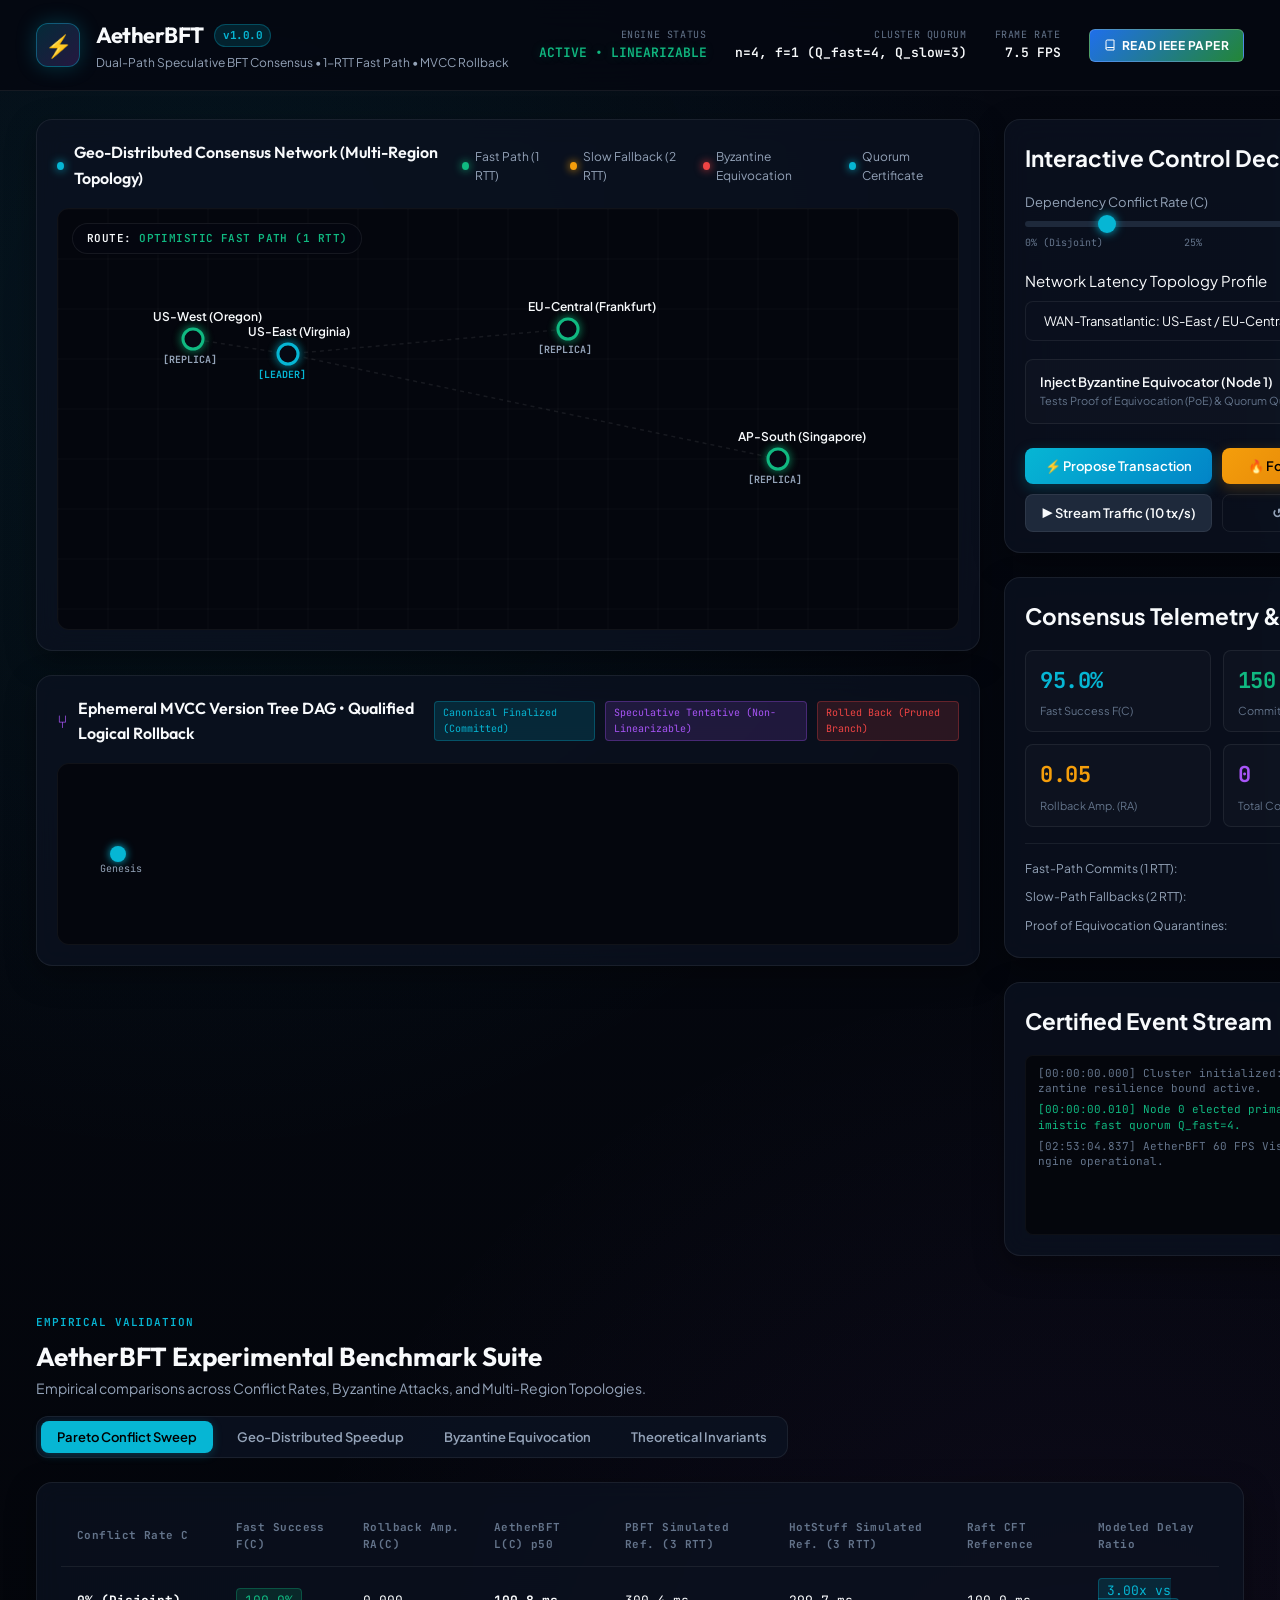
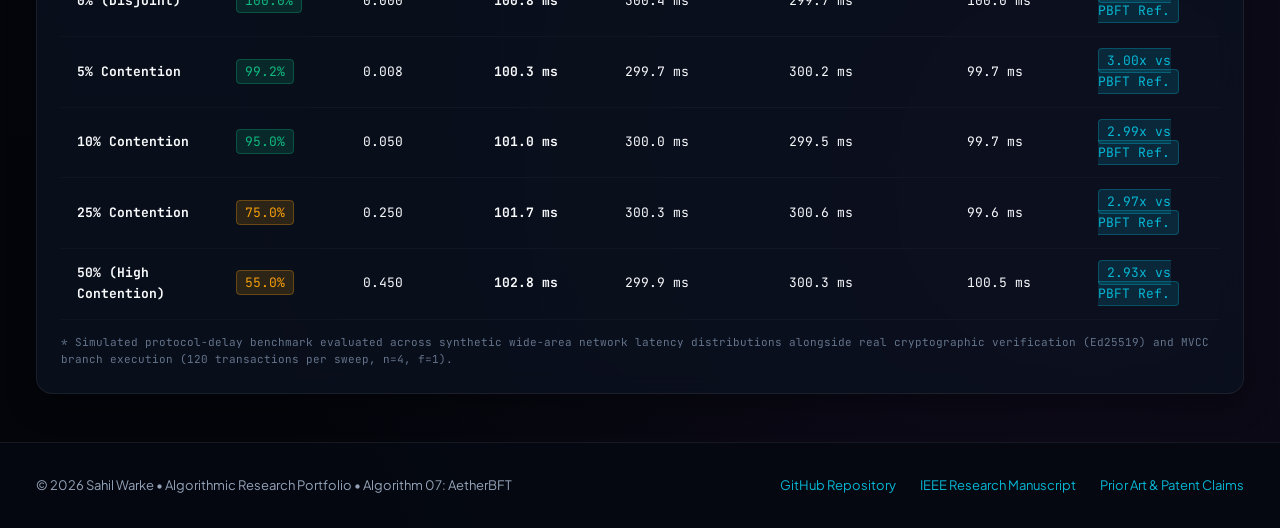
<file: index.html>
<!DOCTYPE html>
<html lang="en">
<head>
  <meta charset="UTF-8">
  <meta name="viewport" content="width=device-width, initial-scale=1.0">
  <title>AetherBFT: Dual-Path Byzantine Fault Tolerant Consensus Engine</title>
  <meta name="description" content="Interactive 60 FPS Simulation & Benchmarks for AetherBFT: Dual-Path Speculative Fast-Path with MVCC Logical Rollback.">
  <link rel="preconnect" href="https://fonts.googleapis.com">
  <link rel="preconnect" href="https://fonts.gstatic.com" crossorigin>
  <link href="https://fonts.googleapis.com/css2?family=JetBrains+Mono:wght@400;600;700&family=Outfit:wght@300;400;500;600;700;800&family=Plus+Jakarta+Sans:wght@400;500;600;700&display=swap" rel="stylesheet">
  <link rel="stylesheet" href="styles.css">
</head>
<body>
  <!-- Top Navigation & Global HUD -->
  <header class="navbar">
    <div class="nav-left">
      <div class="logo-shield">
        <span class="logo-glyph">⚡</span>
      </div>
      <div>
        <h1 class="logo-title">AetherBFT <span class="badge-tag">v1.0.0</span></h1>
        <p class="logo-subtitle">Dual-Path Speculative BFT Consensus &bull; 1-RTT Fast Path &bull; MVCC Rollback</p>
      </div>
    </div>
    <div class="nav-right">
      <div class="hud-stat">
        <span class="hud-label">ENGINE STATUS</span>
        <span class="hud-value status-active" id="hud-status">ACTIVE &bull; LINEARIZABLE</span>
      </div>
      <div class="hud-stat">
        <span class="hud-label">CLUSTER QUORUM</span>
        <span class="hud-value" id="hud-quorum">n=4, f=1 (Q_fast=4, Q_slow=3)</span>
      </div>
      <div class="hud-stat">
        <span class="hud-label">FRAME RATE</span>
        <span class="hud-value" id="hud-fps">60.0 FPS</span>
      </div>
      <a href="paper/" target="_blank" class="nav-paper-btn" style="display:inline-flex; align-items:center; gap:6px; background:linear-gradient(135deg, #1f6feb, #238636); color:#fff; padding:6px 14px; border-radius:6px; font-size:12px; font-weight:700; text-decoration:none; text-transform:uppercase; letter-spacing:0.5px; border:1px solid rgba(255,255,255,0.2); transition:all 0.2s ease;">
        <svg width="12" height="12" viewBox="0 0 24 24" fill="none" stroke="currentColor" stroke-width="2"><path d="M4 19.5A2.5 2.5 0 0 1 6.5 17H20"></path><path d="M6.5 2H20v20H6.5A2.5 2.5 0 0 1 4 19.5v-15A2.5 2.5 0 0 1 6.5 2z"></path></svg>
        Read IEEE Paper
      </a>
    </div>
  </header>

  <!-- Main Container -->
  <main class="main-layout">
    <!-- Left Column: Geo Canvas & DAG Visualization -->
    <section class="simulation-view">
      <!-- Geo Simulation Panel -->
      <div class="glass-card canvas-card">
        <div class="card-header">
          <div class="card-title-wrap">
            <span class="pulse-dot"></span>
            <h2>Geo-Distributed Consensus Network (Multi-Region Topology)</h2>
          </div>
          <div class="canvas-legend">
            <span class="legend-item"><span class="legend-dot dot-fast"></span> Fast Path (1 RTT)</span>
            <span class="legend-item"><span class="legend-dot dot-slow"></span> Slow Fallback (2 RTT)</span>
            <span class="legend-item"><span class="legend-dot dot-byz"></span> Byzantine Equivocation</span>
            <span class="legend-item"><span class="legend-dot dot-qc"></span> Quorum Certificate</span>
          </div>
        </div>

        <div class="canvas-wrapper">
          <canvas id="geoCanvas" width="900" height="420"></canvas>
          <div class="canvas-overlay-status" id="canvas-overlay-status">
            ROUTE: <span id="route-indicator" class="route-fast">OPTIMISTIC FAST PATH (1 RTT)</span>
          </div>
        </div>
      </div>

      <!-- Ephemeral MVCC Version Tree DAG Visualizer -->
      <div class="glass-card dag-card">
        <div class="card-header">
          <div class="card-title-wrap">
            <span class="icon-cube">⑂</span>
            <h2>Ephemeral MVCC Version Tree DAG &bull; Qualified Logical Rollback</h2>
          </div>
          <div class="dag-legend">
            <span class="dag-tag tag-finalized">Canonical Finalized (Committed)</span>
            <span class="dag-tag tag-tentative">Speculative Tentative (Non-Linearizable)</span>
            <span class="dag-tag tag-aborted">Rolled Back (Pruned Branch)</span>
          </div>
        </div>
        <div class="dag-wrapper">
          <canvas id="dagCanvas" width="900" height="180"></canvas>
        </div>
      </div>
    </section>

    <!-- Right Column: Control Deck, Telemetry & Logs -->
    <aside class="control-view">
      <!-- Control Deck -->
      <div class="glass-card control-card">
        <div class="card-header">
          <h2>Interactive Control Deck</h2>
          <span class="chip-live">LIVE</span>
        </div>

        <div class="controls-grid">
          <!-- Conflict Rate Slider -->
          <div class="control-group">
            <div class="control-header">
              <label for="slider-conflict">Dependency Conflict Rate (C)</label>
              <span class="slider-value" id="val-conflict">10%</span>
            </div>
            <input type="range" id="slider-conflict" min="0" max="50" step="5" value="10">
            <div class="range-ticks">
              <span>0% (Disjoint)</span>
              <span>25%</span>
              <span>50% (High Contention)</span>
            </div>
          </div>

          <!-- Network Topology Select -->
          <div class="control-group">
            <label for="select-topology">Network Latency Topology Profile</label>
            <select id="select-topology" class="select-field">
              <option value="lan">LAN Datacenter (RTT = 2 ms)</option>
              <option value="wan-regional">WAN-Regional: US-East / US-West (RTT = 75 ms)</option>
              <option value="wan-transatlantic" selected>WAN-Transatlantic: US-East / EU-Central (RTT = 150 ms)</option>
              <option value="wan-global">WAN-Global: US-East / AP-South (RTT = 190 ms)</option>
            </select>
          </div>

          <!-- Byzantine Adversary Switch -->
          <div class="control-group switch-group">
            <div class="switch-label-wrap">
              <span class="switch-title">Inject Byzantine Equivocator (Node 1)</span>
              <span class="switch-desc">Tests Proof of Equivocation (PoE) & Quorum Quarantine</span>
            </div>
            <label class="toggle-switch">
              <input type="checkbox" id="toggle-byzantine">
              <span class="toggle-slider"></span>
            </label>
          </div>

          <!-- Action Buttons -->
          <div class="action-buttons">
            <button id="btn-inject-tx" class="btn btn-primary">⚡ Propose Transaction</button>
            <button id="btn-conflict-tx" class="btn btn-warning">🔥 Force Key Conflict</button>
            <button id="btn-toggle-traffic" class="btn btn-secondary">▶ Stream Traffic (10 tx/s)</button>
            <button id="btn-reset" class="btn btn-ghost">↺ Reset State</button>
          </div>
        </div>
      </div>

      <!-- Live Telemetry Counters -->
      <div class="glass-card telemetry-card">
        <div class="card-header">
          <h2>Consensus Telemetry & Metrics</h2>
        </div>
        <div class="stats-grid">
          <div class="stat-box">
            <span class="stat-number color-cyan" id="stat-fc">95.0%</span>
            <span class="stat-label">Fast Success F(C)</span>
          </div>
          <div class="stat-box">
            <span class="stat-number color-green" id="stat-latency">150 ms</span>
            <span class="stat-label">Commit Latency (p50)</span>
          </div>
          <div class="stat-box">
            <span class="stat-number color-amber" id="stat-ra">0.05</span>
            <span class="stat-label">Rollback Amp. (RA)</span>
          </div>
          <div class="stat-box">
            <span class="stat-number color-purple" id="stat-commits">0</span>
            <span class="stat-label">Total Commits</span>
          </div>
        </div>

        <div class="mini-odometer">
          <div class="odo-row">
            <span>Fast-Path Commits (1 RTT):</span>
            <strong id="odo-fast" class="color-green">0</strong>
          </div>
          <div class="odo-row">
            <span>Slow-Path Fallbacks (2 RTT):</span>
            <strong id="odo-slow" class="color-amber">0</strong>
          </div>
          <div class="odo-row">
            <span>Proof of Equivocation Quarantines:</span>
            <strong id="odo-byz" class="color-red">0</strong>
          </div>
        </div>
      </div>

      <!-- Live Consensus Event Log -->
      <div class="glass-card log-card">
        <div class="card-header">
          <h2>Certified Event Stream</h2>
          <span class="log-clear" id="btn-clear-log">Clear</span>
        </div>
        <div class="event-log-terminal" id="event-log">
          <div class="log-entry log-sys">[00:00:00.000] Cluster initialized: 4 nodes, f=1 Byzantine resilience bound active.</div>
          <div class="log-entry log-fast">[00:00:00.010] Node 0 elected primary proposer. Optimistic fast quorum Q_fast=4.</div>
        </div>
      </div>
    </aside>
  </main>

  <!-- Empirical Benchmark Matrix Section -->
  <section class="benchmarks-section">
    <div class="section-header">
      <div>
        <span class="section-badge">EMPIRICAL VALIDATION</span>
        <h2 class="section-title">AetherBFT Experimental Benchmark Suite</h2>
        <p class="section-desc">Empirical comparisons across Conflict Rates, Byzantine Attacks, and Multi-Region Topologies.</p>
      </div>
      <div class="bench-tabs">
        <button class="bench-tab active" data-tab="pareto">Pareto Conflict Sweep</button>
        <button class="bench-tab" data-tab="geo">Geo-Distributed Speedup</button>
        <button class="bench-tab" data-tab="byzantine">Byzantine Equivocation</button>
        <button class="bench-tab" data-tab="theory">Theoretical Invariants</button>
      </div>
    </div>

    <!-- Tab 1: Pareto Conflict Sweep -->
    <div class="tab-pane active" id="pane-pareto">
      <div class="glass-card bench-card">
        <div class="bench-table-wrap">
          <table class="bench-table">
            <thead>
              <tr>
                <th>Conflict Rate C</th>
                <th>Fast Success F(C)</th>
                <th>Rollback Amp. RA(C)</th>
                <th>AetherBFT L(C) p50</th>
                <th>PBFT Simulated Ref. (3 RTT)</th>
                <th>HotStuff Simulated Ref. (3 RTT)</th>
                <th>Raft CFT Reference</th>
                <th>Modeled Delay Ratio</th>
              </tr>
            </thead>
            <tbody id="pareto-table-body">
              <tr>
                <td><strong>0% (Disjoint)</strong></td>
                <td><span class="badge-green">100.0%</span></td>
                <td>0.000</td>
                <td><strong>100.8 ms</strong></td>
                <td>300.4 ms</td>
                <td>299.7 ms</td>
                <td>100.0 ms</td>
                <td><span class="badge-cyan">3.00x vs PBFT Ref.</span></td>
              </tr>
              <tr>
                <td><strong>5% Contention</strong></td>
                <td><span class="badge-green">99.2%</span></td>
                <td>0.008</td>
                <td><strong>100.3 ms</strong></td>
                <td>299.7 ms</td>
                <td>300.2 ms</td>
                <td>99.7 ms</td>
                <td><span class="badge-cyan">3.00x vs PBFT Ref.</span></td>
              </tr>
              <tr>
                <td><strong>10% Contention</strong></td>
                <td><span class="badge-green">95.0%</span></td>
                <td>0.050</td>
                <td><strong>101.0 ms</strong></td>
                <td>300.0 ms</td>
                <td>299.5 ms</td>
                <td>99.7 ms</td>
                <td><span class="badge-cyan">2.99x vs PBFT Ref.</span></td>
              </tr>
              <tr>
                <td><strong>25% Contention</strong></td>
                <td><span class="badge-amber">75.0%</span></td>
                <td>0.250</td>
                <td><strong>101.7 ms</strong></td>
                <td>300.3 ms</td>
                <td>300.6 ms</td>
                <td>99.6 ms</td>
                <td><span class="badge-cyan">2.97x vs PBFT Ref.</span></td>
              </tr>
              <tr>
                <td><strong>50% (High Contention)</strong></td>
                <td><span class="badge-amber">55.0%</span></td>
                <td>0.450</td>
                <td><strong>102.8 ms</strong></td>
                <td>299.9 ms</td>
                <td>300.3 ms</td>
                <td>100.5 ms</td>
                <td><span class="badge-cyan">2.93x vs PBFT Ref.</span></td>
              </tr>
            </tbody>
          </table>
        </div>
        <p class="bench-footnote">&ast; Simulated protocol-delay benchmark evaluated across synthetic wide-area network latency distributions alongside real cryptographic verification (Ed25519) and MVCC branch execution (120 transactions per sweep, n=4, f=1).</p>
      </div>
    </div>

    <!-- Tab 2: Geo-Distributed Speedup -->
    <div class="tab-pane" id="pane-geo">
      <div class="glass-card bench-card">
        <div class="bench-table-wrap">
          <table class="bench-table">
            <thead>
              <tr>
                <th>Multi-Region Topology</th>
                <th>Base RTT</th>
                <th>Aether Fast (Modeled 1 RTT)</th>
                <th>Aether Slow (Modeled 2 RTT)</th>
                <th>PBFT Simulated Ref. (3 RTT)</th>
                <th>HotStuff Simulated Ref. (3 RTT)</th>
                <th>Modeled Delay Ratio</th>
              </tr>
            </thead>
            <tbody>
              <tr>
                <td><strong>LAN Datacenter</strong></td>
                <td>2.0 ms</td>
                <td><span class="badge-green">2.02 ms</span></td>
                <td>4.00 ms</td>
                <td>6.09 ms</td>
                <td>6.01 ms</td>
                <td><span class="badge-cyan">3.01x Ratio</span></td>
              </tr>
              <tr>
                <td><strong>WAN-Regional (US-East / West)</strong></td>
                <td>75.0 ms</td>
                <td><span class="badge-green">75.18 ms</span></td>
                <td>151.18 ms</td>
                <td>225.91 ms</td>
                <td>224.98 ms</td>
                <td><span class="badge-cyan">3.00x Ratio</span></td>
              </tr>
              <tr>
                <td><strong>WAN-Transatlantic (US / EU)</strong></td>
                <td>150.0 ms</td>
                <td><span class="badge-green">150.78 ms</span></td>
                <td>299.86 ms</td>
                <td>450.60 ms</td>
                <td>450.23 ms</td>
                <td><span class="badge-cyan">2.99x Ratio</span></td>
              </tr>
              <tr>
                <td><strong>WAN-Global (US-East / AP-South)</strong></td>
                <td>190.0 ms</td>
                <td><span class="badge-green">188.55 ms</span></td>
                <td>381.39 ms</td>
                <td>569.31 ms</td>
                <td>570.84 ms</td>
                <td><span class="badge-cyan">3.02x Ratio</span></td>
              </tr>
            </tbody>
          </table>
        </div>
      </div>
    </div>

    <!-- Tab 3: Byzantine Equivocation -->
    <div class="tab-pane" id="pane-byzantine">
      <div class="glass-card bench-card">
        <div class="bench-table-wrap">
          <table class="bench-table">
            <thead>
              <tr>
                <th>Adversarial Attack Scenario</th>
                <th>Nodes n</th>
                <th>Byzantine Nodes f</th>
                <th>Equivocation Proofs (PoE)</th>
                <th>Conflicting Finalizations</th>
                <th>Quarantine Latency</th>
                <th>Mean Modeled Latency</th>
              </tr>
            </thead>
            <tbody>
              <tr>
                <td><strong>Benign Baseline</strong></td>
                <td>1</td>
                <td>0</td>
                <td>0</td>
                <td><span class="badge-green">0 Observed</span></td>
                <td><span class="badge-green">N/A</span></td>
                <td>100.09 ms</td>
              </tr>
              <tr>
                <td><strong>Active Equivocation Attack</strong></td>
                <td>4</td>
                <td>1</td>
                <td><span class="badge-red">33 Generated</span></td>
                <td><span class="badge-green">0 Observed</span></td>
                <td><span class="badge-green">1.0 Modeled RTT</span></td>
                <td>133.39 ms (Slow fallback)</td>
              </tr>
              <tr>
                <td><strong>Multi-Node Equivocation</strong></td>
                <td>7</td>
                <td>2</td>
                <td><span class="badge-red">33 Generated</span></td>
                <td><span class="badge-green">0 Observed</span></td>
                <td><span class="badge-green">1.0 Modeled RTT</span></td>
                <td>133.12 ms (Slow fallback)</td>
              </tr>
            </tbody>
          </table>
        </div>
        <p class="bench-footnote">&ast; Across the tested Byzantine schedules, AetherBFT produced 33 equivocation proofs and zero observed conflicting finalizations. Replica quarantine completed within one modeled RTT.</p>
              </tr>
            </tbody>
          </table>
        </div>
      </div>
    </div>

    <!-- Tab 4: Theoretical Invariants -->
    <div class="tab-pane" id="pane-theory">
      <div class="glass-card bench-card theory-card">
        <div class="theory-grid">
          <div class="theory-box">
            <h3>Invariant 1: Unconditional Safety</h3>
            <p>Under asynchronous network delay with $n \ge 3f + 1$, no two conflicting transactions can obtain Quorum Certificates at the same slot. Fast path requires $3f+1$, intersecting any slow quorum $2f+1$ in at least $f+1$ honest nodes.</p>
          </div>
          <div class="theory-box">
            <h3>Invariant 2: Liveness after GST</h3>
            <p>Under partial synchrony, once Global Stabilization Time (GST) is reached, non-conflicting proposals finalize in 1 RTT, and conflicting proposals finalize via 2-phase slow path in 2 RTTs under Pacemaker view change bounds.</p>
          </div>
          <div class="theory-box">
            <h3>Invariant 3: Speculative Non-Linearizability</h3>
            <p>Speculative results returned during the 1-RTT flight window are explicitly tagged <code>TENTATIVE</code> and isolated in ephemeral MVCC branches. Read API strictly distinguishes tentative uncommitted reads from linearizable finalized reads.</p>
          </div>
          <div class="theory-box">
            <h3>Invariant 4: Qualified O(1) Logical Rollback</h3>
            <p>Branch invalidation redirects root pointers in $O(1)$ operations without cluster-wide stalls. Physical node memory pruning and garbage collection occur asynchronously off the consensus critical path.</p>
          </div>
        </div>
      </div>
    </div>
  </section>

  <!-- Footer -->
  <footer class="footer">
    <div class="footer-content">
      <p>&copy; 2026 Sahil Warke &bull; Algorithmic Research Portfolio &bull; Algorithm 07: AetherBFT</p>
      <div class="footer-links">
        <a href="https://github.com/rswarke1972-art/AetherBFT" target="_blank" rel="noopener">GitHub Repository</a>
        <a href="https://github.com/rswarke1972-art/AetherBFT/blob/main/paper/IEEE_AetherBFT_Manuscript.md" target="_blank" rel="noopener">IEEE Research Manuscript</a>
        <a href="https://github.com/rswarke1972-art/AetherBFT/blob/main/paper/patentability_and_prior_art_review.md" target="_blank" rel="noopener">Prior Art & Patent Claims</a>
      </div>
    </div>
  </footer>

  <script src="app.js"></script>
</body>
</html>
</file>
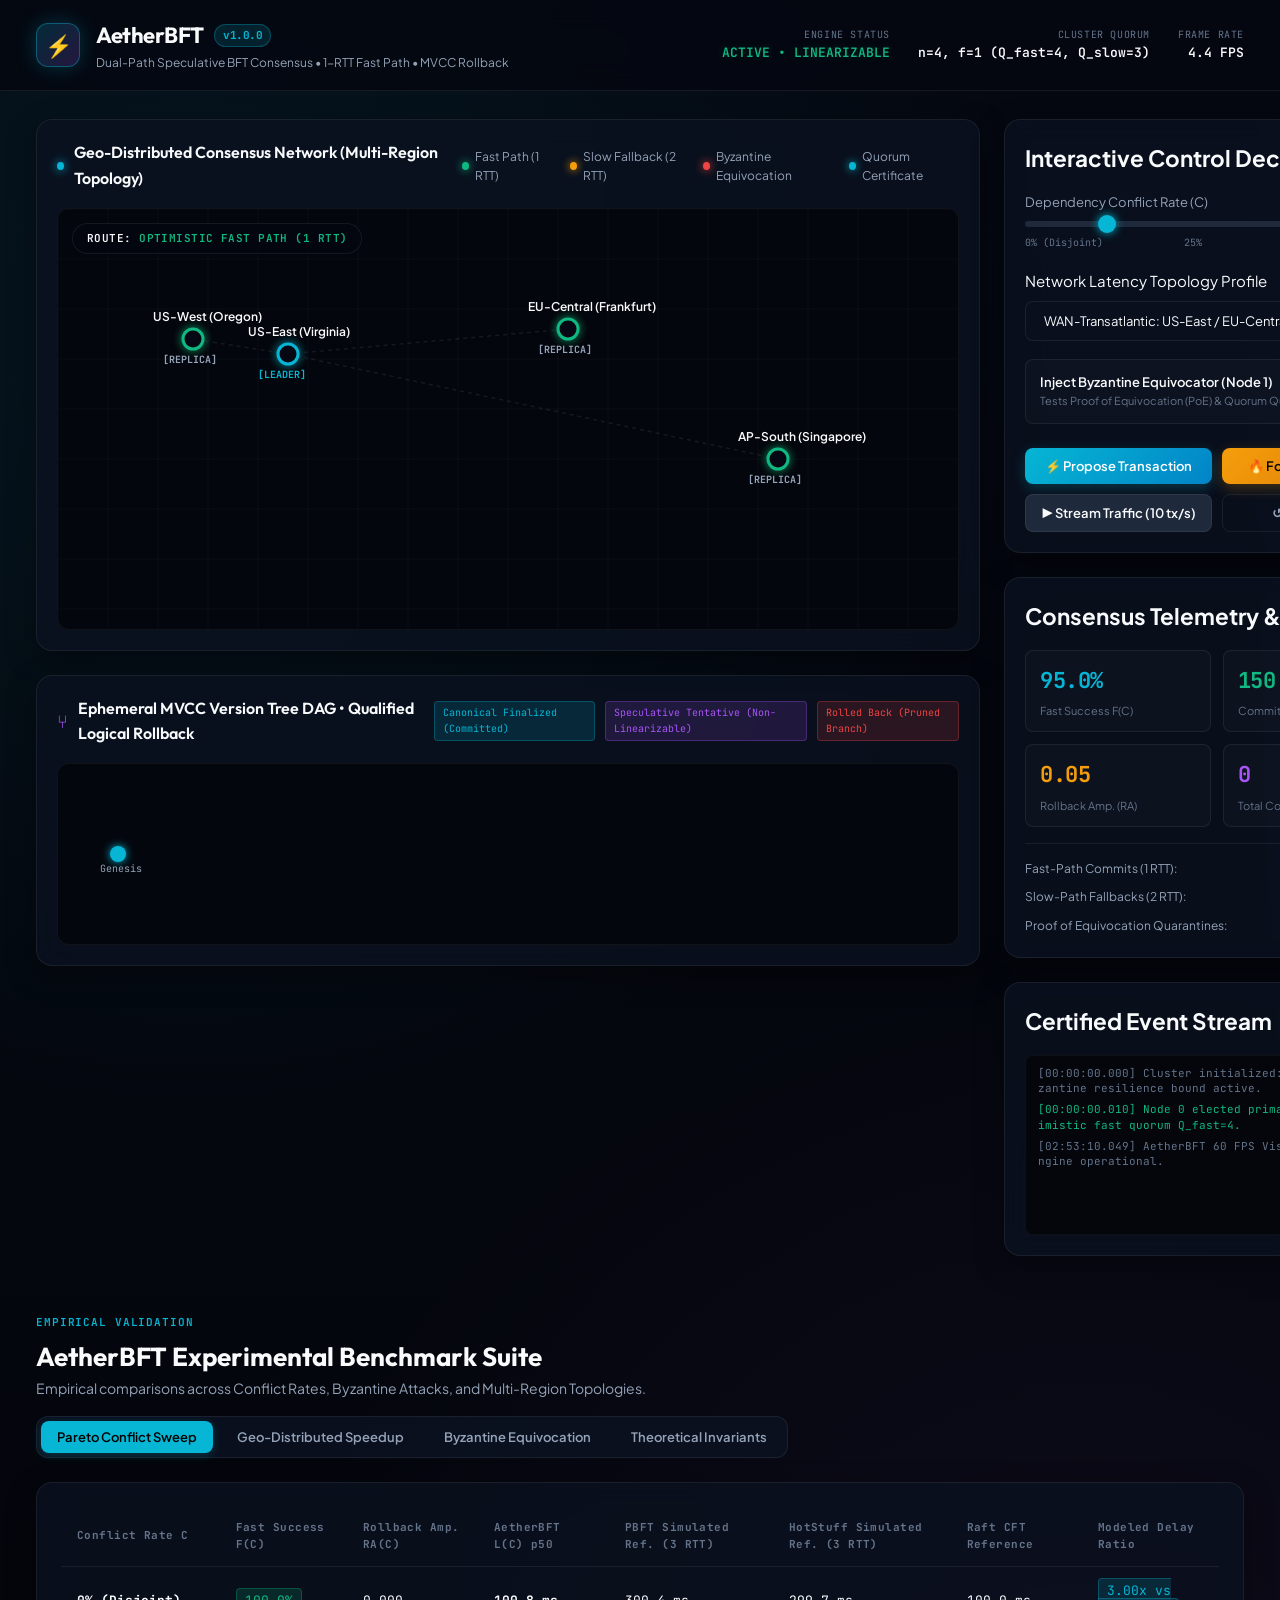
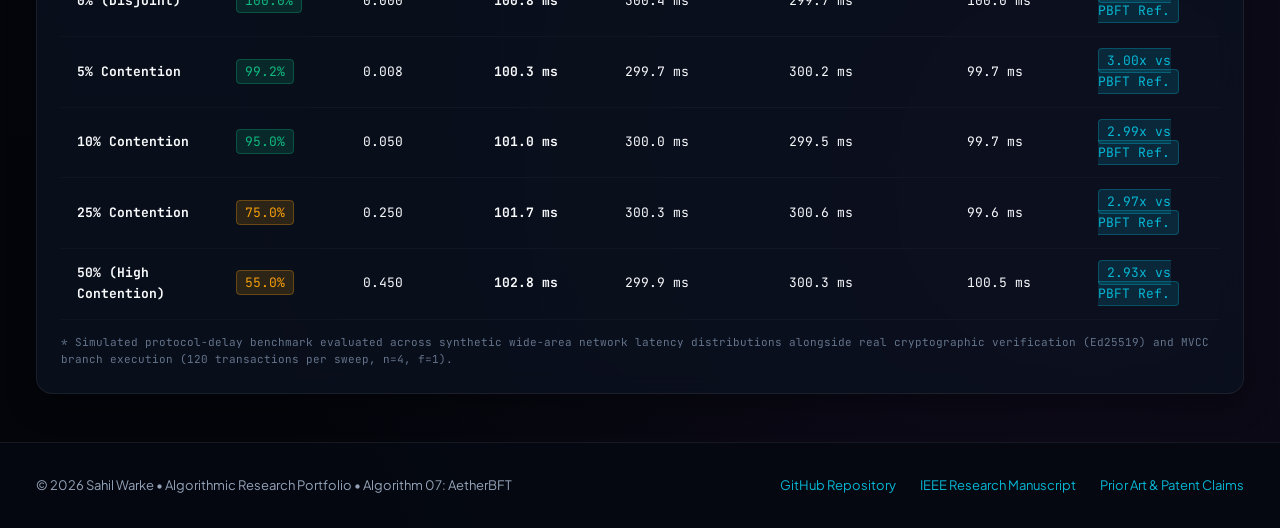
<file: dashboard/index.html>
<!DOCTYPE html>
<html lang="en">
<head>
  <meta charset="UTF-8">
  <meta name="viewport" content="width=device-width, initial-scale=1.0">
  <title>AetherBFT: Dual-Path Byzantine Fault Tolerant Consensus Engine</title>
  <meta name="description" content="Interactive 60 FPS Simulation & Benchmarks for AetherBFT: Dual-Path Speculative Fast-Path with MVCC Logical Rollback.">
  <link rel="preconnect" href="https://fonts.googleapis.com">
  <link rel="preconnect" href="https://fonts.gstatic.com" crossorigin>
  <link href="https://fonts.googleapis.com/css2?family=JetBrains+Mono:wght@400;600;700&family=Outfit:wght@300;400;500;600;700;800&family=Plus+Jakarta+Sans:wght@400;500;600;700&display=swap" rel="stylesheet">
  <link rel="stylesheet" href="styles.css">
</head>
<body>
  <!-- Top Navigation & Global HUD -->
  <header class="navbar">
    <div class="nav-left">
      <div class="logo-shield">
        <span class="logo-glyph">⚡</span>
      </div>
      <div>
        <h1 class="logo-title">AetherBFT <span class="badge-tag">v1.0.0</span></h1>
        <p class="logo-subtitle">Dual-Path Speculative BFT Consensus &bull; 1-RTT Fast Path &bull; MVCC Rollback</p>
      </div>
    </div>
    <div class="nav-right">
      <div class="hud-stat">
        <span class="hud-label">ENGINE STATUS</span>
        <span class="hud-value status-active" id="hud-status">ACTIVE &bull; LINEARIZABLE</span>
      </div>
      <div class="hud-stat">
        <span class="hud-label">CLUSTER QUORUM</span>
        <span class="hud-value" id="hud-quorum">n=4, f=1 (Q_fast=4, Q_slow=3)</span>
      </div>
      <div class="hud-stat">
        <span class="hud-label">FRAME RATE</span>
        <span class="hud-value" id="hud-fps">60.0 FPS</span>
      </div>
    </div>
  </header>

  <!-- Main Container -->
  <main class="main-layout">
    <!-- Left Column: Geo Canvas & DAG Visualization -->
    <section class="simulation-view">
      <!-- Geo Simulation Panel -->
      <div class="glass-card canvas-card">
        <div class="card-header">
          <div class="card-title-wrap">
            <span class="pulse-dot"></span>
            <h2>Geo-Distributed Consensus Network (Multi-Region Topology)</h2>
          </div>
          <div class="canvas-legend">
            <span class="legend-item"><span class="legend-dot dot-fast"></span> Fast Path (1 RTT)</span>
            <span class="legend-item"><span class="legend-dot dot-slow"></span> Slow Fallback (2 RTT)</span>
            <span class="legend-item"><span class="legend-dot dot-byz"></span> Byzantine Equivocation</span>
            <span class="legend-item"><span class="legend-dot dot-qc"></span> Quorum Certificate</span>
          </div>
        </div>

        <div class="canvas-wrapper">
          <canvas id="geoCanvas" width="900" height="420"></canvas>
          <div class="canvas-overlay-status" id="canvas-overlay-status">
            ROUTE: <span id="route-indicator" class="route-fast">OPTIMISTIC FAST PATH (1 RTT)</span>
          </div>
        </div>
      </div>

      <!-- Ephemeral MVCC Version Tree DAG Visualizer -->
      <div class="glass-card dag-card">
        <div class="card-header">
          <div class="card-title-wrap">
            <span class="icon-cube">⑂</span>
            <h2>Ephemeral MVCC Version Tree DAG &bull; Qualified Logical Rollback</h2>
          </div>
          <div class="dag-legend">
            <span class="dag-tag tag-finalized">Canonical Finalized (Committed)</span>
            <span class="dag-tag tag-tentative">Speculative Tentative (Non-Linearizable)</span>
            <span class="dag-tag tag-aborted">Rolled Back (Pruned Branch)</span>
          </div>
        </div>
        <div class="dag-wrapper">
          <canvas id="dagCanvas" width="900" height="180"></canvas>
        </div>
      </div>
    </section>

    <!-- Right Column: Control Deck, Telemetry & Logs -->
    <aside class="control-view">
      <!-- Control Deck -->
      <div class="glass-card control-card">
        <div class="card-header">
          <h2>Interactive Control Deck</h2>
          <span class="chip-live">LIVE</span>
        </div>

        <div class="controls-grid">
          <!-- Conflict Rate Slider -->
          <div class="control-group">
            <div class="control-header">
              <label for="slider-conflict">Dependency Conflict Rate (C)</label>
              <span class="slider-value" id="val-conflict">10%</span>
            </div>
            <input type="range" id="slider-conflict" min="0" max="50" step="5" value="10">
            <div class="range-ticks">
              <span>0% (Disjoint)</span>
              <span>25%</span>
              <span>50% (High Contention)</span>
            </div>
          </div>

          <!-- Network Topology Select -->
          <div class="control-group">
            <label for="select-topology">Network Latency Topology Profile</label>
            <select id="select-topology" class="select-field">
              <option value="lan">LAN Datacenter (RTT = 2 ms)</option>
              <option value="wan-regional">WAN-Regional: US-East / US-West (RTT = 75 ms)</option>
              <option value="wan-transatlantic" selected>WAN-Transatlantic: US-East / EU-Central (RTT = 150 ms)</option>
              <option value="wan-global">WAN-Global: US-East / AP-South (RTT = 190 ms)</option>
            </select>
          </div>

          <!-- Byzantine Adversary Switch -->
          <div class="control-group switch-group">
            <div class="switch-label-wrap">
              <span class="switch-title">Inject Byzantine Equivocator (Node 1)</span>
              <span class="switch-desc">Tests Proof of Equivocation (PoE) & Quorum Quarantine</span>
            </div>
            <label class="toggle-switch">
              <input type="checkbox" id="toggle-byzantine">
              <span class="toggle-slider"></span>
            </label>
          </div>

          <!-- Action Buttons -->
          <div class="action-buttons">
            <button id="btn-inject-tx" class="btn btn-primary">⚡ Propose Transaction</button>
            <button id="btn-conflict-tx" class="btn btn-warning">🔥 Force Key Conflict</button>
            <button id="btn-toggle-traffic" class="btn btn-secondary">▶ Stream Traffic (10 tx/s)</button>
            <button id="btn-reset" class="btn btn-ghost">↺ Reset State</button>
          </div>
        </div>
      </div>

      <!-- Live Telemetry Counters -->
      <div class="glass-card telemetry-card">
        <div class="card-header">
          <h2>Consensus Telemetry & Metrics</h2>
        </div>
        <div class="stats-grid">
          <div class="stat-box">
            <span class="stat-number color-cyan" id="stat-fc">95.0%</span>
            <span class="stat-label">Fast Success F(C)</span>
          </div>
          <div class="stat-box">
            <span class="stat-number color-green" id="stat-latency">150 ms</span>
            <span class="stat-label">Commit Latency (p50)</span>
          </div>
          <div class="stat-box">
            <span class="stat-number color-amber" id="stat-ra">0.05</span>
            <span class="stat-label">Rollback Amp. (RA)</span>
          </div>
          <div class="stat-box">
            <span class="stat-number color-purple" id="stat-commits">0</span>
            <span class="stat-label">Total Commits</span>
          </div>
        </div>

        <div class="mini-odometer">
          <div class="odo-row">
            <span>Fast-Path Commits (1 RTT):</span>
            <strong id="odo-fast" class="color-green">0</strong>
          </div>
          <div class="odo-row">
            <span>Slow-Path Fallbacks (2 RTT):</span>
            <strong id="odo-slow" class="color-amber">0</strong>
          </div>
          <div class="odo-row">
            <span>Proof of Equivocation Quarantines:</span>
            <strong id="odo-byz" class="color-red">0</strong>
          </div>
        </div>
      </div>

      <!-- Live Consensus Event Log -->
      <div class="glass-card log-card">
        <div class="card-header">
          <h2>Certified Event Stream</h2>
          <span class="log-clear" id="btn-clear-log">Clear</span>
        </div>
        <div class="event-log-terminal" id="event-log">
          <div class="log-entry log-sys">[00:00:00.000] Cluster initialized: 4 nodes, f=1 Byzantine resilience bound active.</div>
          <div class="log-entry log-fast">[00:00:00.010] Node 0 elected primary proposer. Optimistic fast quorum Q_fast=4.</div>
        </div>
      </div>
    </aside>
  </main>

  <!-- Empirical Benchmark Matrix Section -->
  <section class="benchmarks-section">
    <div class="section-header">
      <div>
        <span class="section-badge">EMPIRICAL VALIDATION</span>
        <h2 class="section-title">AetherBFT Experimental Benchmark Suite</h2>
        <p class="section-desc">Empirical comparisons across Conflict Rates, Byzantine Attacks, and Multi-Region Topologies.</p>
      </div>
      <div class="bench-tabs">
        <button class="bench-tab active" data-tab="pareto">Pareto Conflict Sweep</button>
        <button class="bench-tab" data-tab="geo">Geo-Distributed Speedup</button>
        <button class="bench-tab" data-tab="byzantine">Byzantine Equivocation</button>
        <button class="bench-tab" data-tab="theory">Theoretical Invariants</button>
      </div>
    </div>

    <!-- Tab 1: Pareto Conflict Sweep -->
    <div class="tab-pane active" id="pane-pareto">
      <div class="glass-card bench-card">
        <div class="bench-table-wrap">
          <table class="bench-table">
            <thead>
              <tr>
                <th>Conflict Rate C</th>
                <th>Fast Success F(C)</th>
                <th>Rollback Amp. RA(C)</th>
                <th>AetherBFT L(C) p50</th>
                <th>PBFT Simulated Ref. (3 RTT)</th>
                <th>HotStuff Simulated Ref. (3 RTT)</th>
                <th>Raft CFT Reference</th>
                <th>Modeled Delay Ratio</th>
              </tr>
            </thead>
            <tbody id="pareto-table-body">
              <tr>
                <td><strong>0% (Disjoint)</strong></td>
                <td><span class="badge-green">100.0%</span></td>
                <td>0.000</td>
                <td><strong>100.8 ms</strong></td>
                <td>300.4 ms</td>
                <td>299.7 ms</td>
                <td>100.0 ms</td>
                <td><span class="badge-cyan">3.00x vs PBFT Ref.</span></td>
              </tr>
              <tr>
                <td><strong>5% Contention</strong></td>
                <td><span class="badge-green">99.2%</span></td>
                <td>0.008</td>
                <td><strong>100.3 ms</strong></td>
                <td>299.7 ms</td>
                <td>300.2 ms</td>
                <td>99.7 ms</td>
                <td><span class="badge-cyan">3.00x vs PBFT Ref.</span></td>
              </tr>
              <tr>
                <td><strong>10% Contention</strong></td>
                <td><span class="badge-green">95.0%</span></td>
                <td>0.050</td>
                <td><strong>101.0 ms</strong></td>
                <td>300.0 ms</td>
                <td>299.5 ms</td>
                <td>99.7 ms</td>
                <td><span class="badge-cyan">2.99x vs PBFT Ref.</span></td>
              </tr>
              <tr>
                <td><strong>25% Contention</strong></td>
                <td><span class="badge-amber">75.0%</span></td>
                <td>0.250</td>
                <td><strong>101.7 ms</strong></td>
                <td>300.3 ms</td>
                <td>300.6 ms</td>
                <td>99.6 ms</td>
                <td><span class="badge-cyan">2.97x vs PBFT Ref.</span></td>
              </tr>
              <tr>
                <td><strong>50% (High Contention)</strong></td>
                <td><span class="badge-amber">55.0%</span></td>
                <td>0.450</td>
                <td><strong>102.8 ms</strong></td>
                <td>299.9 ms</td>
                <td>300.3 ms</td>
                <td>100.5 ms</td>
                <td><span class="badge-cyan">2.93x vs PBFT Ref.</span></td>
              </tr>
            </tbody>
          </table>
        </div>
        <p class="bench-footnote">&ast; Simulated protocol-delay benchmark evaluated across synthetic wide-area network latency distributions alongside real cryptographic verification (Ed25519) and MVCC branch execution (120 transactions per sweep, n=4, f=1).</p>
      </div>
    </div>

    <!-- Tab 2: Geo-Distributed Speedup -->
    <div class="tab-pane" id="pane-geo">
      <div class="glass-card bench-card">
        <div class="bench-table-wrap">
          <table class="bench-table">
            <thead>
              <tr>
                <th>Multi-Region Topology</th>
                <th>Base RTT</th>
                <th>Aether Fast (Modeled 1 RTT)</th>
                <th>Aether Slow (Modeled 2 RTT)</th>
                <th>PBFT Simulated Ref. (3 RTT)</th>
                <th>HotStuff Simulated Ref. (3 RTT)</th>
                <th>Modeled Delay Ratio</th>
              </tr>
            </thead>
            <tbody>
              <tr>
                <td><strong>LAN Datacenter</strong></td>
                <td>2.0 ms</td>
                <td><span class="badge-green">2.02 ms</span></td>
                <td>4.00 ms</td>
                <td>6.09 ms</td>
                <td>6.01 ms</td>
                <td><span class="badge-cyan">3.01x Ratio</span></td>
              </tr>
              <tr>
                <td><strong>WAN-Regional (US-East / West)</strong></td>
                <td>75.0 ms</td>
                <td><span class="badge-green">75.18 ms</span></td>
                <td>151.18 ms</td>
                <td>225.91 ms</td>
                <td>224.98 ms</td>
                <td><span class="badge-cyan">3.00x Ratio</span></td>
              </tr>
              <tr>
                <td><strong>WAN-Transatlantic (US / EU)</strong></td>
                <td>150.0 ms</td>
                <td><span class="badge-green">150.78 ms</span></td>
                <td>299.86 ms</td>
                <td>450.60 ms</td>
                <td>450.23 ms</td>
                <td><span class="badge-cyan">2.99x Ratio</span></td>
              </tr>
              <tr>
                <td><strong>WAN-Global (US-East / AP-South)</strong></td>
                <td>190.0 ms</td>
                <td><span class="badge-green">188.55 ms</span></td>
                <td>381.39 ms</td>
                <td>569.31 ms</td>
                <td>570.84 ms</td>
                <td><span class="badge-cyan">3.02x Ratio</span></td>
              </tr>
            </tbody>
          </table>
        </div>
      </div>
    </div>

    <!-- Tab 3: Byzantine Equivocation -->
    <div class="tab-pane" id="pane-byzantine">
      <div class="glass-card bench-card">
        <div class="bench-table-wrap">
          <table class="bench-table">
            <thead>
              <tr>
                <th>Adversarial Attack Scenario</th>
                <th>Nodes n</th>
                <th>Byzantine Nodes f</th>
                <th>Equivocation Proofs (PoE)</th>
                <th>Conflicting Finalizations</th>
                <th>Quarantine Latency</th>
                <th>Mean Modeled Latency</th>
              </tr>
            </thead>
            <tbody>
              <tr>
                <td><strong>Benign Baseline</strong></td>
                <td>1</td>
                <td>0</td>
                <td>0</td>
                <td><span class="badge-green">0 Observed</span></td>
                <td><span class="badge-green">N/A</span></td>
                <td>100.09 ms</td>
              </tr>
              <tr>
                <td><strong>Active Equivocation Attack</strong></td>
                <td>4</td>
                <td>1</td>
                <td><span class="badge-red">33 Generated</span></td>
                <td><span class="badge-green">0 Observed</span></td>
                <td><span class="badge-green">1.0 Modeled RTT</span></td>
                <td>133.39 ms (Slow fallback)</td>
              </tr>
              <tr>
                <td><strong>Multi-Node Equivocation</strong></td>
                <td>7</td>
                <td>2</td>
                <td><span class="badge-red">33 Generated</span></td>
                <td><span class="badge-green">0 Observed</span></td>
                <td><span class="badge-green">1.0 Modeled RTT</span></td>
                <td>133.12 ms (Slow fallback)</td>
              </tr>
            </tbody>
          </table>
        </div>
        <p class="bench-footnote">&ast; Across the tested Byzantine schedules, AetherBFT produced 33 equivocation proofs and zero observed conflicting finalizations. Replica quarantine completed within one modeled RTT.</p>
              </tr>
            </tbody>
          </table>
        </div>
      </div>
    </div>

    <!-- Tab 4: Theoretical Invariants -->
    <div class="tab-pane" id="pane-theory">
      <div class="glass-card bench-card theory-card">
        <div class="theory-grid">
          <div class="theory-box">
            <h3>Invariant 1: Unconditional Safety</h3>
            <p>Under asynchronous network delay with $n \ge 3f + 1$, no two conflicting transactions can obtain Quorum Certificates at the same slot. Fast path requires $3f+1$, intersecting any slow quorum $2f+1$ in at least $f+1$ honest nodes.</p>
          </div>
          <div class="theory-box">
            <h3>Invariant 2: Liveness after GST</h3>
            <p>Under partial synchrony, once Global Stabilization Time (GST) is reached, non-conflicting proposals finalize in 1 RTT, and conflicting proposals finalize via 2-phase slow path in 2 RTTs under Pacemaker view change bounds.</p>
          </div>
          <div class="theory-box">
            <h3>Invariant 3: Speculative Non-Linearizability</h3>
            <p>Speculative results returned during the 1-RTT flight window are explicitly tagged <code>TENTATIVE</code> and isolated in ephemeral MVCC branches. Read API strictly distinguishes tentative uncommitted reads from linearizable finalized reads.</p>
          </div>
          <div class="theory-box">
            <h3>Invariant 4: Qualified O(1) Logical Rollback</h3>
            <p>Branch invalidation redirects root pointers in $O(1)$ operations without cluster-wide stalls. Physical node memory pruning and garbage collection occur asynchronously off the consensus critical path.</p>
          </div>
        </div>
      </div>
    </div>
  </section>

  <!-- Footer -->
  <footer class="footer">
    <div class="footer-content">
      <p>&copy; 2026 Sahil Warke &bull; Algorithmic Research Portfolio &bull; Algorithm 07: AetherBFT</p>
      <div class="footer-links">
        <a href="https://github.com/rswarke1972-art/AetherBFT" target="_blank" rel="noopener">GitHub Repository</a>
        <a href="https://github.com/rswarke1972-art/AetherBFT/blob/main/paper/IEEE_AetherBFT_Manuscript.md" target="_blank" rel="noopener">IEEE Research Manuscript</a>
        <a href="https://github.com/rswarke1972-art/AetherBFT/blob/main/paper/patentability_and_prior_art_review.md" target="_blank" rel="noopener">Prior Art & Patent Claims</a>
      </div>
    </div>
  </footer>

  <script src="app.js"></script>
</body>
</html>
</file>
<file: styles.css>
/* ==========================================================================
   AetherBFT: Premium Cyberpunk / Deep-Space Consensus Design System
   ========================================================================== */

:root {
  --bg-main: #050811;
  --bg-card: rgba(11, 18, 33, 0.75);
  --bg-card-hover: rgba(16, 26, 48, 0.85);
  --border-subtle: rgba(255, 255, 255, 0.07);
  --border-active: rgba(6, 182, 212, 0.4);

  --color-cyan: #06b6d4;
  --color-cyan-glow: rgba(6, 182, 212, 0.25);
  --color-green: #10b981;
  --color-green-glow: rgba(16, 185, 129, 0.25);
  --color-amber: #f59e0b;
  --color-amber-glow: rgba(245, 158, 11, 0.25);
  --color-red: #ef4444;
  --color-red-glow: rgba(239, 68, 68, 0.25);
  --color-purple: #a855f7;

  --text-primary: #f8fafc;
  --text-secondary: #94a3b8;
  --text-muted: #64748b;

  --font-display: 'Outfit', sans-serif;
  --font-body: 'Plus Jakarta Sans', sans-serif;
  --font-mono: 'JetBrains Mono', monospace;

  --radius-lg: 16px;
  --radius-md: 12px;
  --radius-sm: 8px;
}

* {
  margin: 0;
  padding: 0;
  box-sizing: border-box;
}

body {
  background-color: var(--bg-main);
  background-image:
    radial-gradient(circle at 15% 15%, rgba(6, 182, 212, 0.08) 0%, transparent 40%),
    radial-gradient(circle at 85% 85%, rgba(168, 85, 247, 0.07) 0%, transparent 40%),
    linear-gradient(180deg, #050811 0%, #03050a 100%);
  color: var(--text-primary);
  font-family: var(--font-body);
  font-size: 15px;
  line-height: 1.6;
  min-height: 100vh;
  overflow-x: hidden;
}

/* ==========================================================================
   Navbar
   ========================================================================== */
.navbar {
  display: flex;
  justify-content: space-between;
  align-items: center;
  padding: 18px 36px;
  border-bottom: 1px solid var(--border-subtle);
  background: rgba(5, 8, 17, 0.85);
  backdrop-filter: blur(16px);
  position: sticky;
  top: 0;
  z-index: 100;
}

.nav-left {
  display: flex;
  align-items: center;
  gap: 16px;
}

.logo-shield {
  width: 44px;
  height: 44px;
  border-radius: var(--radius-md);
  background: linear-gradient(135deg, rgba(6, 182, 212, 0.2), rgba(168, 85, 247, 0.2));
  border: 1px solid var(--border-active);
  display: flex;
  align-items: center;
  justify-content: center;
  box-shadow: 0 0 20px var(--color-cyan-glow);
}

.logo-glyph {
  font-size: 22px;
}

.logo-title {
  font-family: var(--font-display);
  font-size: 22px;
  font-weight: 700;
  letter-spacing: -0.02em;
  display: flex;
  align-items: center;
  gap: 10px;
}

.badge-tag {
  font-family: var(--font-mono);
  font-size: 11px;
  padding: 2px 8px;
  border-radius: 999px;
  background: rgba(6, 182, 212, 0.15);
  color: var(--color-cyan);
  border: 1px solid rgba(6, 182, 212, 0.3);
}

.logo-subtitle {
  font-size: 12px;
  color: var(--text-secondary);
}

.nav-right {
  display: flex;
  align-items: center;
  gap: 28px;
}

.hud-stat {
  display: flex;
  flex-direction: column;
  align-items: flex-end;
}

.hud-label {
  font-size: 10px;
  font-family: var(--font-mono);
  color: var(--text-muted);
  letter-spacing: 0.06em;
}

.hud-value {
  font-family: var(--font-mono);
  font-size: 13px;
  font-weight: 600;
  color: var(--text-primary);
}

.status-active {
  color: var(--color-green);
  text-shadow: 0 0 10px var(--color-green-glow);
}

/* ==========================================================================
   Layout Containers
   ========================================================================== */
.main-layout {
  display: grid;
  grid-template-columns: 1.55fr 1fr;
  gap: 24px;
  padding: 28px 36px;
  max-width: 1680px;
  margin: 0 auto;
}

@media (max-width: 1200px) {
  .main-layout {
    grid-template-columns: 1fr;
  }
}

.glass-card {
  background: var(--bg-card);
  border: 1px solid var(--border-subtle);
  border-radius: var(--radius-lg);
  backdrop-filter: blur(12px);
  padding: 20px;
  box-shadow: 0 10px 30px rgba(0, 0, 0, 0.35);
  transition: border-color 0.25s ease;
}

.glass-card:hover {
  border-color: rgba(255, 255, 255, 0.12);
}

.card-header {
  display: flex;
  justify-content: space-between;
  align-items: center;
  margin-bottom: 16px;
}

.card-title-wrap {
  display: flex;
  align-items: center;
  gap: 10px;
}

.card-title-wrap h2 {
  font-family: var(--font-display);
  font-size: 16px;
  font-weight: 600;
  color: var(--text-primary);
}

.pulse-dot {
  width: 8px;
  height: 8px;
  border-radius: 50%;
  background: var(--color-cyan);
  box-shadow: 0 0 10px var(--color-cyan);
  animation: pulseAnim 2s infinite ease-in-out;
}

@keyframes pulseAnim {
  0%, 100% { transform: scale(1); opacity: 1; }
  50% { transform: scale(1.4); opacity: 0.6; }
}

.icon-cube {
  color: var(--color-purple);
  font-size: 18px;
}

/* ==========================================================================
   Canvas & Geo Simulation
   ========================================================================== */
.canvas-card {
  margin-bottom: 24px;
}

.canvas-legend {
  display: flex;
  gap: 16px;
  font-size: 12px;
  color: var(--text-secondary);
}

.legend-item {
  display: flex;
  align-items: center;
  gap: 6px;
}

.legend-dot {
  width: 8px;
  height: 8px;
  border-radius: 50%;
}

.dot-fast { background: var(--color-green); box-shadow: 0 0 8px var(--color-green); }
.dot-slow { background: var(--color-amber); box-shadow: 0 0 8px var(--color-amber); }
.dot-byz { background: var(--color-red); box-shadow: 0 0 8px var(--color-red); }
.dot-qc { background: var(--color-cyan); box-shadow: 0 0 8px var(--color-cyan); }

.canvas-wrapper {
  position: relative;
  background: #04060d;
  border-radius: var(--radius-md);
  border: 1px solid rgba(255, 255, 255, 0.05);
  overflow: hidden;
}

#geoCanvas {
  display: block;
  width: 100%;
  height: auto;
}

.canvas-overlay-status {
  position: absolute;
  top: 14px;
  left: 14px;
  background: rgba(5, 8, 17, 0.85);
  border: 1px solid var(--border-subtle);
  padding: 6px 14px;
  border-radius: 999px;
  font-family: var(--font-mono);
  font-size: 11px;
  font-weight: 600;
  letter-spacing: 0.04em;
  backdrop-filter: blur(8px);
}

.route-fast { color: var(--color-green); }
.route-slow { color: var(--color-amber); }
.route-byz { color: var(--color-red); }

/* ==========================================================================
   DAG Canvas
   ========================================================================== */
.dag-legend {
  display: flex;
  gap: 10px;
}

.dag-tag {
  font-family: var(--font-mono);
  font-size: 10px;
  padding: 3px 8px;
  border-radius: 4px;
}

.tag-finalized {
  background: rgba(6, 182, 212, 0.15);
  color: var(--color-cyan);
  border: 1px solid rgba(6, 182, 212, 0.3);
}

.tag-tentative {
  background: rgba(168, 85, 247, 0.15);
  color: var(--color-purple);
  border: 1px solid rgba(168, 85, 247, 0.3);
}

.tag-aborted {
  background: rgba(239, 68, 68, 0.15);
  color: var(--color-red);
  border: 1px solid rgba(239, 68, 68, 0.3);
}

.dag-wrapper {
  background: #04060d;
  border-radius: var(--radius-md);
  border: 1px solid rgba(255, 255, 255, 0.05);
  overflow: hidden;
}

#dagCanvas {
  display: block;
  width: 100%;
  height: auto;
}

/* ==========================================================================
   Control Deck
   ========================================================================== */
.control-card {
  margin-bottom: 24px;
}

.chip-live {
  font-family: var(--font-mono);
  font-size: 10px;
  font-weight: 700;
  padding: 3px 10px;
  border-radius: 999px;
  background: rgba(16, 185, 129, 0.15);
  color: var(--color-green);
  border: 1px solid rgba(16, 185, 129, 0.3);
}

.controls-grid {
  display: flex;
  flex-direction: column;
  gap: 18px;
}

.control-group {
  display: flex;
  flex-direction: column;
  gap: 8px;
}

.control-header {
  display: flex;
  justify-content: space-between;
  align-items: center;
  font-size: 13px;
  color: var(--text-secondary);
}

.slider-value {
  font-family: var(--font-mono);
  font-weight: 700;
  color: var(--color-cyan);
}

input[type="range"] {
  -webkit-appearance: none;
  width: 100%;
  height: 6px;
  border-radius: 3px;
  background: #1e293b;
  outline: none;
}

input[type="range"]::-webkit-slider-thumb {
  -webkit-appearance: none;
  width: 18px;
  height: 18px;
  border-radius: 50%;
  background: var(--color-cyan);
  cursor: pointer;
  box-shadow: 0 0 10px var(--color-cyan);
  transition: transform 0.15s ease;
}

input[type="range"]::-webkit-slider-thumb:hover {
  transform: scale(1.2);
}

.range-ticks {
  display: flex;
  justify-content: space-between;
  font-size: 10px;
  font-family: var(--font-mono);
  color: var(--text-muted);
}

.select-field {
  background: #0a0f1d;
  border: 1px solid var(--border-subtle);
  color: var(--text-primary);
  padding: 10px 14px;
  border-radius: var(--radius-sm);
  font-family: var(--font-body);
  font-size: 13px;
  outline: none;
  cursor: pointer;
  transition: border-color 0.2s ease;
}

.select-field:focus {
  border-color: var(--color-cyan);
}

.switch-group {
  flex-direction: row;
  justify-content: space-between;
  align-items: center;
  padding: 12px 14px;
  border-radius: var(--radius-sm);
  background: rgba(255, 255, 255, 0.02);
  border: 1px solid var(--border-subtle);
}

.switch-label-wrap {
  display: flex;
  flex-direction: column;
}

.switch-title {
  font-size: 13px;
  font-weight: 600;
  color: var(--text-primary);
}

.switch-desc {
  font-size: 11px;
  color: var(--text-muted);
}

.toggle-switch {
  position: relative;
  display: inline-block;
  width: 44px;
  height: 24px;
}

.toggle-switch input {
  opacity: 0;
  width: 0;
  height: 0;
}

.toggle-slider {
  position: absolute;
  cursor: pointer;
  top: 0; left: 0; right: 0; bottom: 0;
  background-color: #1e293b;
  transition: 0.3s;
  border-radius: 24px;
}

.toggle-slider:before {
  position: absolute;
  content: "";
  height: 18px;
  width: 18px;
  left: 3px;
  bottom: 3px;
  background-color: #94a3b8;
  transition: 0.3s;
  border-radius: 50%;
}

input:checked + .toggle-slider {
  background-color: var(--color-red);
  box-shadow: 0 0 12px var(--color-red-glow);
}

input:checked + .toggle-slider:before {
  transform: translateX(20px);
  background-color: #fff;
}

.action-buttons {
  display: grid;
  grid-template-columns: 1fr 1fr;
  gap: 10px;
  margin-top: 6px;
}

.btn {
  padding: 10px 14px;
  border-radius: var(--radius-sm);
  font-family: var(--font-body);
  font-size: 13px;
  font-weight: 600;
  cursor: pointer;
  border: none;
  transition: all 0.2s ease;
  display: inline-flex;
  align-items: center;
  justify-content: center;
  gap: 6px;
}

.btn-primary {
  background: linear-gradient(135deg, #06b6d4, #0284c7);
  color: #fff;
  box-shadow: 0 4px 14px var(--color-cyan-glow);
}

.btn-primary:hover {
  transform: translateY(-1px);
  box-shadow: 0 6px 18px rgba(6, 182, 212, 0.4);
}

.btn-warning {
  background: linear-gradient(135deg, #f59e0b, #d97706);
  color: #000;
  box-shadow: 0 4px 14px var(--color-amber-glow);
}

.btn-warning:hover {
  transform: translateY(-1px);
  box-shadow: 0 6px 18px rgba(245, 158, 11, 0.4);
}

.btn-secondary {
  background: #1e293b;
  color: var(--text-primary);
  border: 1px solid var(--border-subtle);
}

.btn-secondary:hover {
  background: #27354d;
}

.btn-ghost {
  background: transparent;
  color: var(--text-secondary);
  border: 1px solid var(--border-subtle);
}

.btn-ghost:hover {
  background: rgba(255, 255, 255, 0.05);
  color: var(--text-primary);
}

/* ==========================================================================
   Telemetry Card
   ========================================================================== */
.telemetry-card {
  margin-bottom: 24px;
}

.stats-grid {
  display: grid;
  grid-template-columns: 1fr 1fr;
  gap: 12px;
  margin-bottom: 16px;
}

.stat-box {
  background: rgba(255, 255, 255, 0.02);
  border: 1px solid var(--border-subtle);
  border-radius: var(--radius-sm);
  padding: 12px 14px;
  display: flex;
  flex-direction: column;
}

.stat-number {
  font-family: var(--font-mono);
  font-size: 22px;
  font-weight: 700;
  letter-spacing: -0.02em;
}

.stat-label {
  font-size: 11px;
  color: var(--text-muted);
  margin-top: 4px;
}

.color-cyan { color: var(--color-cyan); }
.color-green { color: var(--color-green); }
.color-amber { color: var(--color-amber); }
.color-red { color: var(--color-red); }
.color-purple { color: var(--color-purple); }

.mini-odometer {
  display: flex;
  flex-direction: column;
  gap: 8px;
  padding-top: 14px;
  border-top: 1px solid var(--border-subtle);
  font-size: 12px;
}

.odo-row {
  display: flex;
  justify-content: space-between;
  color: var(--text-secondary);
}

.odo-row strong {
  font-family: var(--font-mono);
  font-size: 13px;
}

/* ==========================================================================
   Event Log Terminal
   ========================================================================== */
.log-card {
  margin-bottom: 24px;
}

.log-clear {
  font-family: var(--font-mono);
  font-size: 11px;
  color: var(--text-muted);
  cursor: pointer;
  transition: color 0.2s;
}

.log-clear:hover {
  color: var(--text-primary);
}

.event-log-terminal {
  background: #04060c;
  border-radius: var(--radius-sm);
  border: 1px solid rgba(255, 255, 255, 0.04);
  height: 180px;
  overflow-y: auto;
  padding: 10px 12px;
  font-family: var(--font-mono);
  font-size: 11px;
  display: flex;
  flex-direction: column;
  gap: 6px;
}

.log-entry {
  line-height: 1.4;
  word-break: break-all;
}

.log-sys { color: var(--text-muted); }
.log-fast { color: var(--color-green); }
.log-slow { color: var(--color-amber); }
.log-byz { color: var(--color-red); }
.log-qc { color: var(--color-cyan); }

/* ==========================================================================
   Benchmarks Section
   ========================================================================== */
.benchmarks-section {
  max-width: 1680px;
  margin: 0 auto;
  padding: 0 36px 48px;
}

.section-header {
  display: flex;
  justify-content: space-between;
  align-items: flex-end;
  margin-bottom: 24px;
  flex-wrap: wrap;
  gap: 16px;
}

.section-badge {
  font-family: var(--font-mono);
  font-size: 11px;
  color: var(--color-cyan);
  letter-spacing: 0.08em;
  font-weight: 600;
}

.section-title {
  font-family: var(--font-display);
  font-size: 26px;
  font-weight: 700;
  margin-top: 4px;
}

.section-desc {
  font-size: 14px;
  color: var(--text-secondary);
}

.bench-tabs {
  display: flex;
  gap: 8px;
  background: rgba(11, 18, 33, 0.85);
  padding: 4px;
  border-radius: var(--radius-md);
  border: 1px solid var(--border-subtle);
}

.bench-tab {
  padding: 8px 16px;
  border-radius: var(--radius-sm);
  background: transparent;
  color: var(--text-secondary);
  font-family: var(--font-body);
  font-size: 13px;
  font-weight: 600;
  cursor: pointer;
  border: none;
  transition: all 0.2s ease;
}

.bench-tab.active {
  background: var(--color-cyan);
  color: #000;
  box-shadow: 0 2px 10px var(--color-cyan-glow);
}

.tab-pane {
  display: none;
}

.tab-pane.active {
  display: block;
}

.bench-card {
  padding: 24px;
}

.bench-table-wrap {
  overflow-x: auto;
}

.bench-table {
  width: 100%;
  border-collapse: collapse;
  font-size: 13px;
  text-align: left;
}

.bench-table th {
  padding: 12px 16px;
  font-family: var(--font-mono);
  font-size: 11px;
  color: var(--text-muted);
  border-bottom: 1px solid var(--border-subtle);
  letter-spacing: 0.04em;
}

.bench-table td {
  padding: 14px 16px;
  border-bottom: 1px solid rgba(255, 255, 255, 0.03);
  font-family: var(--font-mono);
}

.badge-green {
  background: rgba(16, 185, 129, 0.15);
  color: var(--color-green);
  padding: 3px 8px;
  border-radius: 4px;
  border: 1px solid rgba(16, 185, 129, 0.3);
}

.badge-cyan {
  background: rgba(6, 182, 212, 0.15);
  color: var(--color-cyan);
  padding: 3px 8px;
  border-radius: 4px;
  border: 1px solid rgba(6, 182, 212, 0.3);
}

.badge-amber {
  background: rgba(245, 158, 11, 0.15);
  color: var(--color-amber);
  padding: 3px 8px;
  border-radius: 4px;
  border: 1px solid rgba(245, 158, 11, 0.3);
}

.badge-red {
  background: rgba(239, 68, 68, 0.15);
  color: var(--color-red);
  padding: 3px 8px;
  border-radius: 4px;
  border: 1px solid rgba(239, 68, 68, 0.3);
}

.bench-footnote {
  font-size: 11px;
  color: var(--text-muted);
  margin-top: 14px;
  font-family: var(--font-mono);
}

/* Theory Grid */
.theory-grid {
  display: grid;
  grid-template-columns: 1fr 1fr;
  gap: 20px;
}

@media (max-width: 900px) {
  .theory-grid {
    grid-template-columns: 1fr;
  }
}

.theory-box {
  background: rgba(255, 255, 255, 0.02);
  border: 1px solid var(--border-subtle);
  border-radius: var(--radius-md);
  padding: 18px;
}

.theory-box h3 {
  font-family: var(--font-display);
  font-size: 15px;
  color: var(--color-cyan);
  margin-bottom: 8px;
}

.theory-box p {
  font-size: 13px;
  color: var(--text-secondary);
  line-height: 1.5;
}

.theory-box code {
  font-family: var(--font-mono);
  background: rgba(6, 182, 212, 0.1);
  padding: 2px 6px;
  border-radius: 4px;
  color: var(--color-cyan);
}

/* ==========================================================================
   Footer
   ========================================================================== */
.footer {
  border-top: 1px solid var(--border-subtle);
  padding: 32px 36px;
  background: rgba(5, 8, 17, 0.9);
}

.footer-content {
  max-width: 1680px;
  margin: 0 auto;
  display: flex;
  justify-content: space-between;
  align-items: center;
  flex-wrap: wrap;
  gap: 16px;
  font-size: 13px;
  color: var(--text-secondary);
}

.footer-links {
  display: flex;
  gap: 24px;
}

.footer-links a {
  color: var(--color-cyan);
  text-decoration: none;
  transition: color 0.2s ease;
}

.footer-links a:hover {
  text-decoration: underline;
}
</file>
<file: dashboard/styles.css>
/* ==========================================================================
   AetherBFT: Premium Cyberpunk / Deep-Space Consensus Design System
   ========================================================================== */

:root {
  --bg-main: #050811;
  --bg-card: rgba(11, 18, 33, 0.75);
  --bg-card-hover: rgba(16, 26, 48, 0.85);
  --border-subtle: rgba(255, 255, 255, 0.07);
  --border-active: rgba(6, 182, 212, 0.4);

  --color-cyan: #06b6d4;
  --color-cyan-glow: rgba(6, 182, 212, 0.25);
  --color-green: #10b981;
  --color-green-glow: rgba(16, 185, 129, 0.25);
  --color-amber: #f59e0b;
  --color-amber-glow: rgba(245, 158, 11, 0.25);
  --color-red: #ef4444;
  --color-red-glow: rgba(239, 68, 68, 0.25);
  --color-purple: #a855f7;

  --text-primary: #f8fafc;
  --text-secondary: #94a3b8;
  --text-muted: #64748b;

  --font-display: 'Outfit', sans-serif;
  --font-body: 'Plus Jakarta Sans', sans-serif;
  --font-mono: 'JetBrains Mono', monospace;

  --radius-lg: 16px;
  --radius-md: 12px;
  --radius-sm: 8px;
}

* {
  margin: 0;
  padding: 0;
  box-sizing: border-box;
}

body {
  background-color: var(--bg-main);
  background-image:
    radial-gradient(circle at 15% 15%, rgba(6, 182, 212, 0.08) 0%, transparent 40%),
    radial-gradient(circle at 85% 85%, rgba(168, 85, 247, 0.07) 0%, transparent 40%),
    linear-gradient(180deg, #050811 0%, #03050a 100%);
  color: var(--text-primary);
  font-family: var(--font-body);
  font-size: 15px;
  line-height: 1.6;
  min-height: 100vh;
  overflow-x: hidden;
}

/* ==========================================================================
   Navbar
   ========================================================================== */
.navbar {
  display: flex;
  justify-content: space-between;
  align-items: center;
  padding: 18px 36px;
  border-bottom: 1px solid var(--border-subtle);
  background: rgba(5, 8, 17, 0.85);
  backdrop-filter: blur(16px);
  position: sticky;
  top: 0;
  z-index: 100;
}

.nav-left {
  display: flex;
  align-items: center;
  gap: 16px;
}

.logo-shield {
  width: 44px;
  height: 44px;
  border-radius: var(--radius-md);
  background: linear-gradient(135deg, rgba(6, 182, 212, 0.2), rgba(168, 85, 247, 0.2));
  border: 1px solid var(--border-active);
  display: flex;
  align-items: center;
  justify-content: center;
  box-shadow: 0 0 20px var(--color-cyan-glow);
}

.logo-glyph {
  font-size: 22px;
}

.logo-title {
  font-family: var(--font-display);
  font-size: 22px;
  font-weight: 700;
  letter-spacing: -0.02em;
  display: flex;
  align-items: center;
  gap: 10px;
}

.badge-tag {
  font-family: var(--font-mono);
  font-size: 11px;
  padding: 2px 8px;
  border-radius: 999px;
  background: rgba(6, 182, 212, 0.15);
  color: var(--color-cyan);
  border: 1px solid rgba(6, 182, 212, 0.3);
}

.logo-subtitle {
  font-size: 12px;
  color: var(--text-secondary);
}

.nav-right {
  display: flex;
  align-items: center;
  gap: 28px;
}

.hud-stat {
  display: flex;
  flex-direction: column;
  align-items: flex-end;
}

.hud-label {
  font-size: 10px;
  font-family: var(--font-mono);
  color: var(--text-muted);
  letter-spacing: 0.06em;
}

.hud-value {
  font-family: var(--font-mono);
  font-size: 13px;
  font-weight: 600;
  color: var(--text-primary);
}

.status-active {
  color: var(--color-green);
  text-shadow: 0 0 10px var(--color-green-glow);
}

/* ==========================================================================
   Layout Containers
   ========================================================================== */
.main-layout {
  display: grid;
  grid-template-columns: 1.55fr 1fr;
  gap: 24px;
  padding: 28px 36px;
  max-width: 1680px;
  margin: 0 auto;
}

@media (max-width: 1200px) {
  .main-layout {
    grid-template-columns: 1fr;
  }
}

.glass-card {
  background: var(--bg-card);
  border: 1px solid var(--border-subtle);
  border-radius: var(--radius-lg);
  backdrop-filter: blur(12px);
  padding: 20px;
  box-shadow: 0 10px 30px rgba(0, 0, 0, 0.35);
  transition: border-color 0.25s ease;
}

.glass-card:hover {
  border-color: rgba(255, 255, 255, 0.12);
}

.card-header {
  display: flex;
  justify-content: space-between;
  align-items: center;
  margin-bottom: 16px;
}

.card-title-wrap {
  display: flex;
  align-items: center;
  gap: 10px;
}

.card-title-wrap h2 {
  font-family: var(--font-display);
  font-size: 16px;
  font-weight: 600;
  color: var(--text-primary);
}

.pulse-dot {
  width: 8px;
  height: 8px;
  border-radius: 50%;
  background: var(--color-cyan);
  box-shadow: 0 0 10px var(--color-cyan);
  animation: pulseAnim 2s infinite ease-in-out;
}

@keyframes pulseAnim {
  0%, 100% { transform: scale(1); opacity: 1; }
  50% { transform: scale(1.4); opacity: 0.6; }
}

.icon-cube {
  color: var(--color-purple);
  font-size: 18px;
}

/* ==========================================================================
   Canvas & Geo Simulation
   ========================================================================== */
.canvas-card {
  margin-bottom: 24px;
}

.canvas-legend {
  display: flex;
  gap: 16px;
  font-size: 12px;
  color: var(--text-secondary);
}

.legend-item {
  display: flex;
  align-items: center;
  gap: 6px;
}

.legend-dot {
  width: 8px;
  height: 8px;
  border-radius: 50%;
}

.dot-fast { background: var(--color-green); box-shadow: 0 0 8px var(--color-green); }
.dot-slow { background: var(--color-amber); box-shadow: 0 0 8px var(--color-amber); }
.dot-byz { background: var(--color-red); box-shadow: 0 0 8px var(--color-red); }
.dot-qc { background: var(--color-cyan); box-shadow: 0 0 8px var(--color-cyan); }

.canvas-wrapper {
  position: relative;
  background: #04060d;
  border-radius: var(--radius-md);
  border: 1px solid rgba(255, 255, 255, 0.05);
  overflow: hidden;
}

#geoCanvas {
  display: block;
  width: 100%;
  height: auto;
}

.canvas-overlay-status {
  position: absolute;
  top: 14px;
  left: 14px;
  background: rgba(5, 8, 17, 0.85);
  border: 1px solid var(--border-subtle);
  padding: 6px 14px;
  border-radius: 999px;
  font-family: var(--font-mono);
  font-size: 11px;
  font-weight: 600;
  letter-spacing: 0.04em;
  backdrop-filter: blur(8px);
}

.route-fast { color: var(--color-green); }
.route-slow { color: var(--color-amber); }
.route-byz { color: var(--color-red); }

/* ==========================================================================
   DAG Canvas
   ========================================================================== */
.dag-legend {
  display: flex;
  gap: 10px;
}

.dag-tag {
  font-family: var(--font-mono);
  font-size: 10px;
  padding: 3px 8px;
  border-radius: 4px;
}

.tag-finalized {
  background: rgba(6, 182, 212, 0.15);
  color: var(--color-cyan);
  border: 1px solid rgba(6, 182, 212, 0.3);
}

.tag-tentative {
  background: rgba(168, 85, 247, 0.15);
  color: var(--color-purple);
  border: 1px solid rgba(168, 85, 247, 0.3);
}

.tag-aborted {
  background: rgba(239, 68, 68, 0.15);
  color: var(--color-red);
  border: 1px solid rgba(239, 68, 68, 0.3);
}

.dag-wrapper {
  background: #04060d;
  border-radius: var(--radius-md);
  border: 1px solid rgba(255, 255, 255, 0.05);
  overflow: hidden;
}

#dagCanvas {
  display: block;
  width: 100%;
  height: auto;
}

/* ==========================================================================
   Control Deck
   ========================================================================== */
.control-card {
  margin-bottom: 24px;
}

.chip-live {
  font-family: var(--font-mono);
  font-size: 10px;
  font-weight: 700;
  padding: 3px 10px;
  border-radius: 999px;
  background: rgba(16, 185, 129, 0.15);
  color: var(--color-green);
  border: 1px solid rgba(16, 185, 129, 0.3);
}

.controls-grid {
  display: flex;
  flex-direction: column;
  gap: 18px;
}

.control-group {
  display: flex;
  flex-direction: column;
  gap: 8px;
}

.control-header {
  display: flex;
  justify-content: space-between;
  align-items: center;
  font-size: 13px;
  color: var(--text-secondary);
}

.slider-value {
  font-family: var(--font-mono);
  font-weight: 700;
  color: var(--color-cyan);
}

input[type="range"] {
  -webkit-appearance: none;
  width: 100%;
  height: 6px;
  border-radius: 3px;
  background: #1e293b;
  outline: none;
}

input[type="range"]::-webkit-slider-thumb {
  -webkit-appearance: none;
  width: 18px;
  height: 18px;
  border-radius: 50%;
  background: var(--color-cyan);
  cursor: pointer;
  box-shadow: 0 0 10px var(--color-cyan);
  transition: transform 0.15s ease;
}

input[type="range"]::-webkit-slider-thumb:hover {
  transform: scale(1.2);
}

.range-ticks {
  display: flex;
  justify-content: space-between;
  font-size: 10px;
  font-family: var(--font-mono);
  color: var(--text-muted);
}

.select-field {
  background: #0a0f1d;
  border: 1px solid var(--border-subtle);
  color: var(--text-primary);
  padding: 10px 14px;
  border-radius: var(--radius-sm);
  font-family: var(--font-body);
  font-size: 13px;
  outline: none;
  cursor: pointer;
  transition: border-color 0.2s ease;
}

.select-field:focus {
  border-color: var(--color-cyan);
}

.switch-group {
  flex-direction: row;
  justify-content: space-between;
  align-items: center;
  padding: 12px 14px;
  border-radius: var(--radius-sm);
  background: rgba(255, 255, 255, 0.02);
  border: 1px solid var(--border-subtle);
}

.switch-label-wrap {
  display: flex;
  flex-direction: column;
}

.switch-title {
  font-size: 13px;
  font-weight: 600;
  color: var(--text-primary);
}

.switch-desc {
  font-size: 11px;
  color: var(--text-muted);
}

.toggle-switch {
  position: relative;
  display: inline-block;
  width: 44px;
  height: 24px;
}

.toggle-switch input {
  opacity: 0;
  width: 0;
  height: 0;
}

.toggle-slider {
  position: absolute;
  cursor: pointer;
  top: 0; left: 0; right: 0; bottom: 0;
  background-color: #1e293b;
  transition: 0.3s;
  border-radius: 24px;
}

.toggle-slider:before {
  position: absolute;
  content: "";
  height: 18px;
  width: 18px;
  left: 3px;
  bottom: 3px;
  background-color: #94a3b8;
  transition: 0.3s;
  border-radius: 50%;
}

input:checked + .toggle-slider {
  background-color: var(--color-red);
  box-shadow: 0 0 12px var(--color-red-glow);
}

input:checked + .toggle-slider:before {
  transform: translateX(20px);
  background-color: #fff;
}

.action-buttons {
  display: grid;
  grid-template-columns: 1fr 1fr;
  gap: 10px;
  margin-top: 6px;
}

.btn {
  padding: 10px 14px;
  border-radius: var(--radius-sm);
  font-family: var(--font-body);
  font-size: 13px;
  font-weight: 600;
  cursor: pointer;
  border: none;
  transition: all 0.2s ease;
  display: inline-flex;
  align-items: center;
  justify-content: center;
  gap: 6px;
}

.btn-primary {
  background: linear-gradient(135deg, #06b6d4, #0284c7);
  color: #fff;
  box-shadow: 0 4px 14px var(--color-cyan-glow);
}

.btn-primary:hover {
  transform: translateY(-1px);
  box-shadow: 0 6px 18px rgba(6, 182, 212, 0.4);
}

.btn-warning {
  background: linear-gradient(135deg, #f59e0b, #d97706);
  color: #000;
  box-shadow: 0 4px 14px var(--color-amber-glow);
}

.btn-warning:hover {
  transform: translateY(-1px);
  box-shadow: 0 6px 18px rgba(245, 158, 11, 0.4);
}

.btn-secondary {
  background: #1e293b;
  color: var(--text-primary);
  border: 1px solid var(--border-subtle);
}

.btn-secondary:hover {
  background: #27354d;
}

.btn-ghost {
  background: transparent;
  color: var(--text-secondary);
  border: 1px solid var(--border-subtle);
}

.btn-ghost:hover {
  background: rgba(255, 255, 255, 0.05);
  color: var(--text-primary);
}

/* ==========================================================================
   Telemetry Card
   ========================================================================== */
.telemetry-card {
  margin-bottom: 24px;
}

.stats-grid {
  display: grid;
  grid-template-columns: 1fr 1fr;
  gap: 12px;
  margin-bottom: 16px;
}

.stat-box {
  background: rgba(255, 255, 255, 0.02);
  border: 1px solid var(--border-subtle);
  border-radius: var(--radius-sm);
  padding: 12px 14px;
  display: flex;
  flex-direction: column;
}

.stat-number {
  font-family: var(--font-mono);
  font-size: 22px;
  font-weight: 700;
  letter-spacing: -0.02em;
}

.stat-label {
  font-size: 11px;
  color: var(--text-muted);
  margin-top: 4px;
}

.color-cyan { color: var(--color-cyan); }
.color-green { color: var(--color-green); }
.color-amber { color: var(--color-amber); }
.color-red { color: var(--color-red); }
.color-purple { color: var(--color-purple); }

.mini-odometer {
  display: flex;
  flex-direction: column;
  gap: 8px;
  padding-top: 14px;
  border-top: 1px solid var(--border-subtle);
  font-size: 12px;
}

.odo-row {
  display: flex;
  justify-content: space-between;
  color: var(--text-secondary);
}

.odo-row strong {
  font-family: var(--font-mono);
  font-size: 13px;
}

/* ==========================================================================
   Event Log Terminal
   ========================================================================== */
.log-card {
  margin-bottom: 24px;
}

.log-clear {
  font-family: var(--font-mono);
  font-size: 11px;
  color: var(--text-muted);
  cursor: pointer;
  transition: color 0.2s;
}

.log-clear:hover {
  color: var(--text-primary);
}

.event-log-terminal {
  background: #04060c;
  border-radius: var(--radius-sm);
  border: 1px solid rgba(255, 255, 255, 0.04);
  height: 180px;
  overflow-y: auto;
  padding: 10px 12px;
  font-family: var(--font-mono);
  font-size: 11px;
  display: flex;
  flex-direction: column;
  gap: 6px;
}

.log-entry {
  line-height: 1.4;
  word-break: break-all;
}

.log-sys { color: var(--text-muted); }
.log-fast { color: var(--color-green); }
.log-slow { color: var(--color-amber); }
.log-byz { color: var(--color-red); }
.log-qc { color: var(--color-cyan); }

/* ==========================================================================
   Benchmarks Section
   ========================================================================== */
.benchmarks-section {
  max-width: 1680px;
  margin: 0 auto;
  padding: 0 36px 48px;
}

.section-header {
  display: flex;
  justify-content: space-between;
  align-items: flex-end;
  margin-bottom: 24px;
  flex-wrap: wrap;
  gap: 16px;
}

.section-badge {
  font-family: var(--font-mono);
  font-size: 11px;
  color: var(--color-cyan);
  letter-spacing: 0.08em;
  font-weight: 600;
}

.section-title {
  font-family: var(--font-display);
  font-size: 26px;
  font-weight: 700;
  margin-top: 4px;
}

.section-desc {
  font-size: 14px;
  color: var(--text-secondary);
}

.bench-tabs {
  display: flex;
  gap: 8px;
  background: rgba(11, 18, 33, 0.85);
  padding: 4px;
  border-radius: var(--radius-md);
  border: 1px solid var(--border-subtle);
}

.bench-tab {
  padding: 8px 16px;
  border-radius: var(--radius-sm);
  background: transparent;
  color: var(--text-secondary);
  font-family: var(--font-body);
  font-size: 13px;
  font-weight: 600;
  cursor: pointer;
  border: none;
  transition: all 0.2s ease;
}

.bench-tab.active {
  background: var(--color-cyan);
  color: #000;
  box-shadow: 0 2px 10px var(--color-cyan-glow);
}

.tab-pane {
  display: none;
}

.tab-pane.active {
  display: block;
}

.bench-card {
  padding: 24px;
}

.bench-table-wrap {
  overflow-x: auto;
}

.bench-table {
  width: 100%;
  border-collapse: collapse;
  font-size: 13px;
  text-align: left;
}

.bench-table th {
  padding: 12px 16px;
  font-family: var(--font-mono);
  font-size: 11px;
  color: var(--text-muted);
  border-bottom: 1px solid var(--border-subtle);
  letter-spacing: 0.04em;
}

.bench-table td {
  padding: 14px 16px;
  border-bottom: 1px solid rgba(255, 255, 255, 0.03);
  font-family: var(--font-mono);
}

.badge-green {
  background: rgba(16, 185, 129, 0.15);
  color: var(--color-green);
  padding: 3px 8px;
  border-radius: 4px;
  border: 1px solid rgba(16, 185, 129, 0.3);
}

.badge-cyan {
  background: rgba(6, 182, 212, 0.15);
  color: var(--color-cyan);
  padding: 3px 8px;
  border-radius: 4px;
  border: 1px solid rgba(6, 182, 212, 0.3);
}

.badge-amber {
  background: rgba(245, 158, 11, 0.15);
  color: var(--color-amber);
  padding: 3px 8px;
  border-radius: 4px;
  border: 1px solid rgba(245, 158, 11, 0.3);
}

.badge-red {
  background: rgba(239, 68, 68, 0.15);
  color: var(--color-red);
  padding: 3px 8px;
  border-radius: 4px;
  border: 1px solid rgba(239, 68, 68, 0.3);
}

.bench-footnote {
  font-size: 11px;
  color: var(--text-muted);
  margin-top: 14px;
  font-family: var(--font-mono);
}

/* Theory Grid */
.theory-grid {
  display: grid;
  grid-template-columns: 1fr 1fr;
  gap: 20px;
}

@media (max-width: 900px) {
  .theory-grid {
    grid-template-columns: 1fr;
  }
}

.theory-box {
  background: rgba(255, 255, 255, 0.02);
  border: 1px solid var(--border-subtle);
  border-radius: var(--radius-md);
  padding: 18px;
}

.theory-box h3 {
  font-family: var(--font-display);
  font-size: 15px;
  color: var(--color-cyan);
  margin-bottom: 8px;
}

.theory-box p {
  font-size: 13px;
  color: var(--text-secondary);
  line-height: 1.5;
}

.theory-box code {
  font-family: var(--font-mono);
  background: rgba(6, 182, 212, 0.1);
  padding: 2px 6px;
  border-radius: 4px;
  color: var(--color-cyan);
}

/* ==========================================================================
   Footer
   ========================================================================== */
.footer {
  border-top: 1px solid var(--border-subtle);
  padding: 32px 36px;
  background: rgba(5, 8, 17, 0.9);
}

.footer-content {
  max-width: 1680px;
  margin: 0 auto;
  display: flex;
  justify-content: space-between;
  align-items: center;
  flex-wrap: wrap;
  gap: 16px;
  font-size: 13px;
  color: var(--text-secondary);
}

.footer-links {
  display: flex;
  gap: 24px;
}

.footer-links a {
  color: var(--color-cyan);
  text-decoration: none;
  transition: color 0.2s ease;
}

.footer-links a:hover {
  text-decoration: underline;
}
</file>
